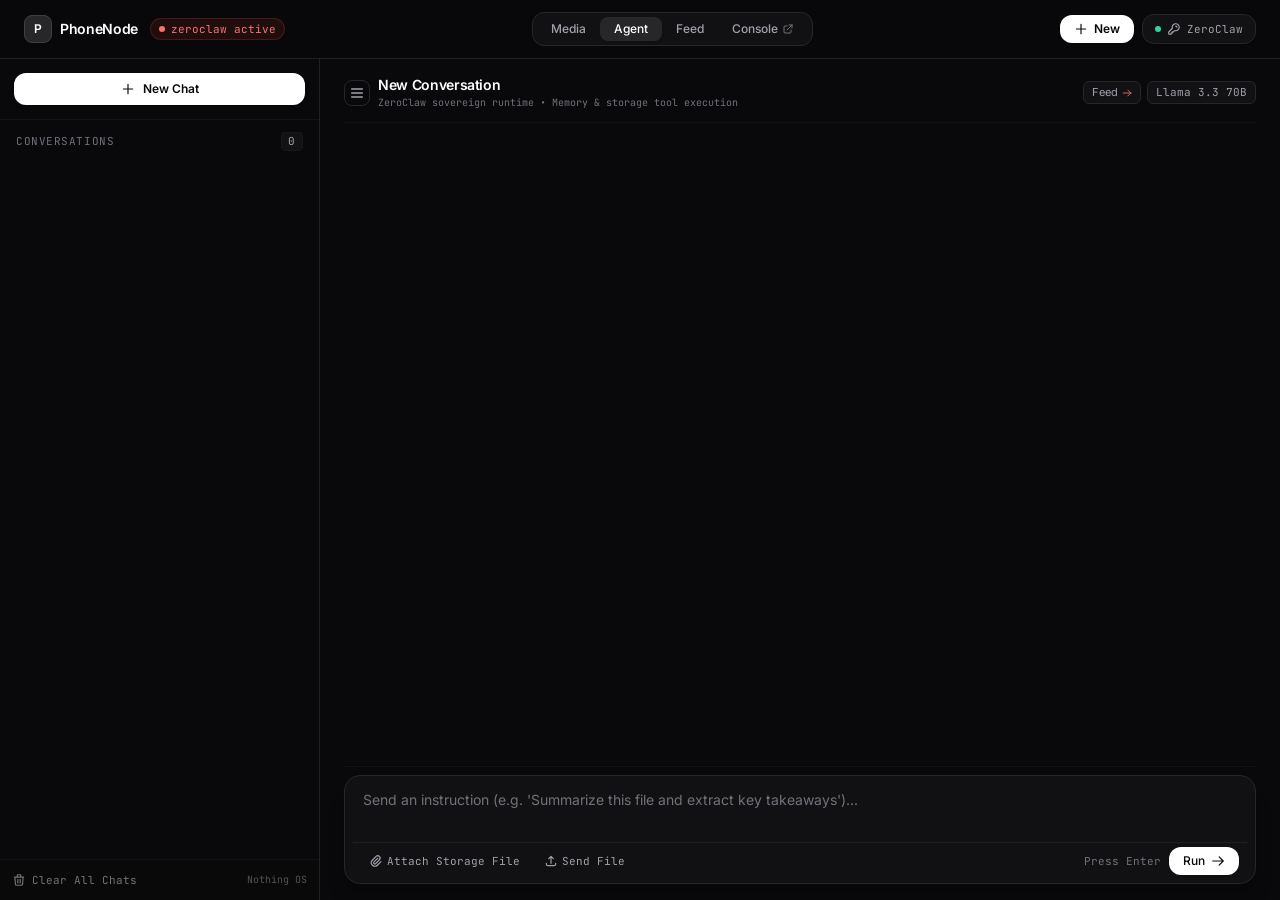
<file: web/agent.html>
<!DOCTYPE html>
<html lang="en" class="dark">
<head>
  <meta charset="UTF-8">
  <meta name="viewport" content="width=device-width, initial-scale=1.0, maximum-scale=1.0, user-scalable=no, viewport-fit=cover">
  <title>PhoneNode // ZeroClaw Agent</title>
  <link rel="stylesheet" href="./css/style.css">
  <script src="./js/tailwind.min.js"></script>
  <link rel="preconnect" href="https://fonts.googleapis.com">
  <link rel="preconnect" href="https://fonts.gstatic.com" crossorigin>
  <link href="https://fonts.googleapis.com/css2?family=Inter:wght@300;400;500;600;700&family=JetBrains+Mono:wght@400;500&display=swap" rel="stylesheet">
  <script src="./js/marked.min.js"></script>
  <script src="./js/config.js"></script>
  <script>
    tailwind.config = {
      darkMode: 'class',
      theme: {
        extend: {
          fontFamily: {
            sans: ['Inter', '-apple-system', 'BlinkMacSystemFont', 'sans-serif'],
            mono: ['JetBrains Mono', 'monospace'],
          },
          colors: {
            zinc: {
              950: '#09090b',
              900: '#121215',
              850: '#18181b',
              800: '#27272a',
            }
          }
        }
      }
    }
  </script>
  <style>
    body {
      background-color: #09090b;
      color: #f4f4f5;
      font-family: 'Inter', sans-serif;
    }
    .custom-scroll::-webkit-scrollbar {
      width: 4px;
      height: 4px;
    }
    .custom-scroll::-webkit-scrollbar-track {
      background: transparent;
    }
    .custom-scroll::-webkit-scrollbar-thumb {
      background: #27272a;
      border-radius: 4px;
    }
    /* Mobile safe area spacing */
    .pb-safe {
      padding-bottom: env(safe-area-inset-bottom, 8px);
    }
  </style>
</head>
<body class="h-[100dvh] min-h-[100dvh] max-h-[100dvh] flex flex-col custom-scroll antialiased selection:bg-zinc-700 selection:text-white bg-[#09090b] overflow-hidden">

  <!-- Responsive Header: Mobile Two-Tier & Desktop Single-Row -->
  <header class="flex-none bg-zinc-950/95 backdrop-blur-md border-b border-zinc-800/80 px-3 sm:px-6 py-2.5 sm:py-3 z-30">
    <div class="max-w-7xl mx-auto flex flex-col gap-2">
      
      <!-- Top Row: Brand & Main Actions -->
      <div class="flex items-center justify-between gap-2">
        
        <!-- Brand & Chats Toggle -->
        <div class="flex items-center gap-2 sm:gap-3">
          <button id="sidebarToggleBtn" onclick="toggleSidebar()" class="md:hidden text-zinc-300 hover:text-white p-1.5 rounded-xl hover:bg-zinc-900 border border-zinc-800 transition active:scale-95 flex items-center justify-center" title="Open Chats Drawer">
            <svg class="w-4 h-4" fill="none" stroke="currentColor" viewBox="0 0 24 24"><path stroke-linecap="round" stroke-linejoin="round" stroke-width="2" d="M4 6h16M4 12h16M4 18h16"/></svg>
          </button>
          <a href="./index.html" class="flex items-center gap-2">
            <div class="w-7 h-7 rounded-lg bg-zinc-800 border border-zinc-700 flex items-center justify-center text-xs font-semibold text-white shadow-sm">
              P
            </div>
            <span class="font-semibold tracking-tight text-white text-sm">PhoneNode</span>
          </a>
          <span class="hidden sm:inline-flex items-center gap-1.5 text-[11px] px-2 py-0.5 rounded-full bg-red-500/10 text-red-400 border border-red-500/20 font-mono">
            <span class="w-1.5 h-1.5 rounded-full bg-red-400 animate-pulse"></span>
            zeroclaw active
          </span>
        </div>

        <!-- Desktop Nav Tabs (Hidden on mobile, displayed cleanly in center on desktop) -->
        <nav class="hidden md:flex items-center bg-zinc-900/90 p-1 rounded-xl border border-zinc-800 text-xs font-medium">
          <a href="./index.html" class="px-3.5 py-1 rounded-lg text-zinc-400 hover:text-white transition">Media</a>
          <a href="./agent.html" class="px-3.5 py-1 rounded-lg bg-zinc-800 text-white shadow-sm transition">Agent</a>
          <a href="./feed.html" class="px-3.5 py-1 rounded-lg text-zinc-400 hover:text-white transition">Feed</a>
          <a href="./phone.html" target="_blank" class="px-3.5 py-1 rounded-lg text-zinc-400 hover:text-white transition flex items-center gap-1">
            <span>Console</span>
            <svg class="w-3 h-3 text-zinc-500" fill="none" stroke="currentColor" viewBox="0 0 24 24"><path stroke-linecap="round" stroke-linejoin="round" stroke-width="2" d="M10 6H6a2 2 0 00-2 2v10a2 2 0 002 2h10a2 2 0 002-2v-4M14 4h6m0 0v6m0-6L10 14"/></svg>
          </a>
        </nav>

        <!-- Right: + New Chat & API Key -->
        <div class="flex items-center gap-1.5 sm:gap-2">
          <button onclick="createNewChat()" class="bg-white hover:bg-zinc-200 active:scale-95 text-zinc-950 font-medium px-2.5 sm:px-3.5 py-1.5 rounded-xl transition flex items-center gap-1.5 text-xs shadow-sm" title="Start a fresh conversation">
            <svg class="w-3.5 h-3.5" fill="none" stroke="currentColor" viewBox="0 0 24 24"><path stroke-linecap="round" stroke-linejoin="round" stroke-width="2" d="M12 4v16m8-8H4"/></svg>
            <span class="font-semibold">New</span>
          </button>
          <button onclick="openKeyModal()" class="text-xs text-zinc-400 hover:text-white px-2.5 sm:px-3 py-1.5 rounded-xl bg-zinc-900 border border-zinc-800 hover:border-zinc-700 transition flex items-center gap-1.5 shadow-sm" title="ZeroClaw API Key Settings">
            <span class="w-1.5 h-1.5 rounded-full bg-emerald-400 animate-pulse"></span>
            <svg class="w-3.5 h-3.5 text-zinc-400" fill="none" stroke="currentColor" viewBox="0 0 24 24"><path stroke-linecap="round" stroke-linejoin="round" stroke-width="2" d="M15 7a2 2 0 012 2m4 0a6 6 0 01-7.743 5.743L11 17H9v2H7v2H4a1 1 0 01-1-1v-2.586a1 1 0 01.293-.707l5.964-5.964A6 6 0 1121 9z"/></svg>
            <span id="keyLabel" class="hidden sm:inline font-mono text-[11px]">ZeroClaw</span>
          </button>
        </div>

      </div>

      <!-- Mobile Sub-Bar: Full-Width 4-Segment Navigation (Visible on mobile only) -->
      <nav class="md:hidden grid grid-cols-4 gap-1 bg-zinc-900/90 p-1 rounded-xl border border-zinc-800 text-xs font-medium text-center">
        <a href="./index.html" class="py-1 rounded-lg text-zinc-400 hover:text-white transition">Media</a>
        <a href="./agent.html" class="py-1 rounded-lg bg-zinc-800 text-white font-medium shadow-sm transition">Agent</a>
        <a href="./feed.html" class="py-1 rounded-lg text-zinc-400 hover:text-white transition">Feed</a>
        <a href="./phone.html" target="_blank" class="py-1 rounded-lg text-zinc-400 hover:text-white transition flex items-center justify-center gap-0.5">
          <span>Console</span>
          <svg class="w-2.5 h-2.5 text-zinc-500" fill="none" stroke="currentColor" viewBox="0 0 24 24"><path stroke-linecap="round" stroke-linejoin="round" stroke-width="2" d="M10 6H6a2 2 0 00-2 2v10a2 2 0 002 2h10a2 2 0 002-2v-4M14 4h6m0 0v6m0-6L10 14"/></svg>
        </a>
      </nav>

    </div>
  </header>

  <!-- Agent Main Layout: Sidebar + Chat Feed -->
  <div class="flex-1 flex max-w-7xl w-full mx-auto overflow-hidden relative min-h-0">

    <!-- Mobile Sidebar Backdrop -->
    <div id="sidebarBackdrop" onclick="toggleSidebar()" class="fixed inset-0 bg-black/70 backdrop-blur-sm z-40 hidden md:hidden"></div>

    <!-- Conversations Sidebar Drawer -->
    <aside id="chatSidebar" class="w-72 sm:w-80 max-w-[85vw] bg-zinc-950 md:bg-transparent border-r border-zinc-800/80 flex flex-col transition-transform duration-200 z-50 fixed md:static inset-y-0 left-0 -translate-x-full md:translate-x-0 h-full">
      
      <!-- Top Action: + New Chat Button & Close for mobile -->
      <div class="p-3 sm:p-3.5 border-b border-zinc-900 flex items-center justify-between gap-2">
        <button onclick="createNewChat()" class="flex-1 bg-white hover:bg-zinc-200 active:scale-95 text-zinc-950 font-medium px-3.5 py-2 rounded-xl transition flex items-center justify-center gap-2 text-xs shadow-md">
          <svg class="w-3.5 h-3.5" fill="none" stroke="currentColor" viewBox="0 0 24 24"><path stroke-linecap="round" stroke-linejoin="round" stroke-width="2" d="M12 4v16m8-8H4"/></svg>
          <span class="font-semibold">New Chat</span>
        </button>
        <button onclick="toggleSidebar()" class="md:hidden text-zinc-400 hover:text-white p-2 rounded-xl hover:bg-zinc-900 border border-zinc-800 transition active:scale-95" title="Close Sidebar">
          <svg class="w-4 h-4" fill="none" stroke="currentColor" viewBox="0 0 24 24"><path stroke-linecap="round" stroke-linejoin="round" stroke-width="2" d="M6 18L18 6M6 6l12 12"/></svg>
        </button>
      </div>

      <!-- Conversations Header -->
      <div class="px-4 pt-3 pb-1.5 flex items-center justify-between text-[11px] font-mono uppercase tracking-wider text-zinc-500">
        <span>Conversations</span>
        <span id="sessionCountBadge" class="text-zinc-400 bg-zinc-900 px-1.5 py-0.2 rounded border border-zinc-850">0</span>
      </div>

      <!-- Conversations List Container -->
      <div id="sessionsListContainer" class="flex-1 overflow-y-auto px-2 space-y-1 custom-scroll py-1 min-h-0">
        <!-- Rendered by JS -->
      </div>

      <!-- Sidebar Footer -->
      <div class="p-3 border-t border-zinc-900 flex items-center justify-between text-xs text-zinc-500 bg-zinc-950/80">
        <button onclick="clearAllChats()" class="hover:text-red-400 transition font-mono text-[11px] flex items-center gap-1.5" title="Clear all conversation sessions">
          <svg class="w-3.5 h-3.5" fill="none" stroke="currentColor" viewBox="0 0 24 24"><path stroke-linecap="round" stroke-linejoin="round" stroke-width="2" d="M19 7l-.867 12.142A2 2 0 0116.138 21H7.862a2 2 0 01-1.995-1.858L5 7m5 4v6m4-6v6m1-10V4a1 1 0 00-1-1h-4a1 1 0 00-1 1v3M4 7h16"/></svg>
          <span>Clear All Chats</span>
        </button>
        <span class="text-[10px] font-mono text-zinc-600">Nothing OS</span>
      </div>

    </aside>

    <!-- Main Chat Workspace -->
    <main class="flex-1 flex flex-col justify-between px-3 sm:px-6 py-2.5 sm:py-4 overflow-hidden h-full min-h-0">

      <!-- Top Active Chat Header Strip -->
      <div class="flex-none mb-2 sm:mb-3 flex items-center justify-between pb-2 sm:pb-3 border-b border-zinc-900/90 gap-2">
        <div class="flex items-center gap-2 truncate min-w-0">
          <button onclick="toggleSidebar()" class="hidden md:inline-flex text-zinc-400 hover:text-white p-1 rounded-lg hover:bg-zinc-900 border border-zinc-800 transition" title="Toggle Sidebar">
            <svg class="w-4 h-4" fill="none" stroke="currentColor" viewBox="0 0 24 24"><path stroke-linecap="round" stroke-linejoin="round" stroke-width="2" d="M4 6h16M4 12h16M4 18h16"/></svg>
          </button>
          <div class="truncate">
            <h1 id="currentChatTitle" class="text-xs sm:text-sm font-semibold text-white tracking-tight truncate">
              New Conversation
            </h1>
            <p class="text-[10px] text-zinc-500 font-mono hidden sm:block truncate">ZeroClaw sovereign runtime • Memory & storage tool execution</p>
          </div>
        </div>

        <div class="flex-none flex items-center gap-1.5">
          <a href="./feed.html" class="text-[11px] text-zinc-400 hover:text-white bg-zinc-900 hover:bg-zinc-850 px-2 py-0.5 rounded-md border border-zinc-800 transition hidden sm:flex items-center gap-1">
            <span>Feed</span>
            <svg class="w-2.5 h-2.5 text-red-400" fill="none" stroke="currentColor" viewBox="0 0 24 24"><path stroke-linecap="round" stroke-linejoin="round" stroke-width="2" d="M14 5l7 7m0 0l-7 7m7-7H3"/></svg>
          </a>
          <span class="text-[10px] sm:text-[11px] font-mono text-zinc-400 bg-zinc-900 px-2 py-0.5 rounded-md border border-zinc-800">Llama 3.3 70B</span>
        </div>
      </div>

      <!-- Activity & Mission Feed Container -->
      <div id="chatFeed" class="flex-1 overflow-y-auto space-y-4 sm:space-y-5 pb-3 sm:pb-4 pr-0.5 custom-scroll min-h-0">
        <!-- Welcome state or messages will be rendered here -->
      </div>

      <!-- Bottom Input Box Area -->
      <div class="flex-none pt-2 border-t border-zinc-900 pb-safe">
        
        <!-- Attached Media / Document Chips Container -->
        <div id="attachedChips" class="flex flex-wrap items-center gap-1.5 mb-2 hidden">
          <!-- Injected by JS -->
        </div>

        <div class="relative bg-zinc-900/95 border border-zinc-800 focus-within:border-zinc-600 rounded-2xl p-1.5 sm:p-2 transition shadow-xl">
          <textarea id="promptInput" rows="2" placeholder="Send an instruction (e.g. 'Summarize this file and extract key takeaways')..." class="w-full bg-transparent text-xs sm:text-sm text-white placeholder-zinc-500 px-2.5 py-1.5 outline-none resize-none font-sans custom-scroll"></textarea>
          
          <div class="flex items-center justify-between pt-1 px-1.5 sm:px-2 border-t border-zinc-800/60 text-xs">
            
            <!-- Attachment and Upload Actions -->
            <div class="flex items-center gap-1 sm:gap-2">
              <button onclick="openMediaModal()" class="text-zinc-400 hover:text-white hover:bg-zinc-800 px-2 py-1 rounded-lg transition flex items-center gap-1 font-mono text-[11px]" title="Attach existing file from sovereign storage">
                <svg class="w-3.5 h-3.5 text-zinc-400" fill="none" stroke="currentColor" viewBox="0 0 24 24"><path stroke-linecap="round" stroke-linejoin="round" stroke-width="2" d="M15.172 7l-6.586 6.586a2 2 0 102.828 2.828l6.414-6.586a4 4 0 00-5.656-5.656l-6.415 6.585a6 6 0 108.486 8.486L20.5 13"/></svg>
                <span class="hidden sm:inline">Attach Storage File</span>
                <span class="sm:hidden">Attach</span>
              </button>

              <label class="cursor-pointer text-zinc-400 hover:text-white hover:bg-zinc-800 px-2 py-1 rounded-lg transition flex items-center gap-1 font-mono text-[11px]" title="Upload file directly to PhoneNode & agent">
                <svg class="w-3.5 h-3.5 text-zinc-400" fill="none" stroke="currentColor" viewBox="0 0 24 24"><path stroke-linecap="round" stroke-linejoin="round" stroke-width="2" d="M4 16v1a3 3 0 003 3h10a3 3 0 003-3v-1m-4-8l-4-4m0 0L8 8m4-4v12"/></svg>
                <span id="uploadBtnText" class="hidden sm:inline">Send File</span>
                <span id="uploadBtnTextMobile" class="sm:hidden">Upload</span>
                <input type="file" id="agentFileUpload" class="hidden" onchange="uploadDirectToAgent(event)">
              </label>
            </div>

            <!-- Run Button -->
            <div class="flex items-center gap-2">
              <span class="text-[11px] text-zinc-500 font-mono hidden sm:inline">Press Enter</span>
              <button id="sendBtn" onclick="sendMission()" class="bg-white hover:bg-zinc-200 active:scale-95 text-zinc-950 font-medium px-3 sm:px-3.5 py-1.5 rounded-xl transition flex items-center gap-1.5 shadow text-xs">
                <span>Run</span>
                <svg id="sendIcon" class="w-3.5 h-3.5" fill="none" stroke="currentColor" viewBox="0 0 24 24"><path stroke-linecap="round" stroke-linejoin="round" stroke-width="2" d="M14 5l7 7m0 0l-7 7m7-7H3"/></svg>
              </button>
            </div>

          </div>
        </div>
      </div>

    </main>

  </div>

  <!-- Attach NAS Media / File Modal -->
  <div id="mediaModal" class="fixed inset-0 bg-black/80 backdrop-blur-md z-50 hidden flex items-center justify-center p-3 sm:p-4">
    <div class="bg-zinc-900 border border-zinc-800 rounded-2xl max-w-lg w-full p-4 sm:p-6 shadow-2xl flex flex-col max-h-[85vh]">
      <div class="flex items-center justify-between pb-3 border-b border-zinc-800 mb-3">
        <div>
          <h3 class="text-sm font-semibold text-white">Select File from Storage</h3>
          <p class="text-xs text-zinc-400 mt-0.5">Attach documents or media directly into ZeroClaw's context.</p>
        </div>
        <button onclick="closeMediaModal()" class="text-zinc-500 hover:text-white text-base p-1">✕</button>
      </div>

      <input type="text" id="mediaSearchInput" oninput="filterStorageFiles()" placeholder="Search files (e.g. 'quarterly', 'thermal', 'mp4')..." class="w-full bg-zinc-950 border border-zinc-800 focus:border-zinc-600 rounded-xl px-3 py-2 text-xs text-white outline-none mb-3 font-mono">

      <div id="mediaFilesList" class="flex-1 overflow-y-auto space-y-1.5 pr-1 custom-scroll min-h-[180px]">
        <!-- Rendered by JS -->
      </div>

      <div class="pt-3 border-t border-zinc-800 flex justify-end">
        <button onclick="closeMediaModal()" class="px-3.5 py-1.5 rounded-lg bg-zinc-800 hover:bg-zinc-700 text-xs text-zinc-300 font-medium">Done</button>
      </div>
    </div>
  </div>

  <!-- Key Config Modal -->
  <div id="keyModal" class="fixed inset-0 bg-black/80 backdrop-blur-md z-50 hidden flex items-center justify-center p-4">
    <div class="bg-zinc-900 border border-zinc-800 rounded-2xl max-w-md w-full p-5 sm:p-6 shadow-2xl">
      <div class="flex items-center justify-between mb-3">
        <h3 class="text-sm font-semibold text-white">ZeroClaw / OpenRouter API Key</h3>
        <button onclick="closeKeyModal()" class="text-zinc-500 hover:text-white p-1">✕</button>
      </div>
      <p class="text-xs text-zinc-400 mb-4 leading-relaxed">
        PhoneNode operates ZeroClaw with OpenRouter (<code class="text-zinc-300">meta-llama/llama-3.3-70b-instruct</code>) with automatic fallback failover to execute sovereign tool calls.
      </p>
      <input type="password" id="groqInput" placeholder="sk-or-v1-..." class="w-full bg-zinc-950 border border-zinc-800 focus:border-zinc-600 rounded-xl px-3 py-2 text-xs text-white font-mono outline-none mb-4">
      <div class="flex items-center justify-end gap-2 text-xs">
        <button onclick="closeKeyModal()" class="px-3 py-1.5 rounded-lg bg-zinc-800 text-zinc-300">Cancel</button>
        <button onclick="saveKey()" class="px-3.5 py-1.5 rounded-lg bg-white text-zinc-950 font-medium">Save</button>
      </div>
    </div>
  </div>

  <!-- Client Script -->
  <script>
    let currentSessionId = null;
    let sessionsList = [];
    let attachedFiles = [];
    let availableStorageFiles = [];

    function toggleSidebar() {
      const sidebar = document.getElementById('chatSidebar');
      const backdrop = document.getElementById('sidebarBackdrop');
      const isOpen = !sidebar.classList.contains('-translate-x-full');
      if (isOpen) {
        sidebar.classList.add('-translate-x-full');
        backdrop.classList.add('hidden');
      } else {
        sidebar.classList.remove('-translate-x-full');
        backdrop.classList.remove('hidden');
      }
    }

    function setPrompt(text) {
      document.getElementById('promptInput').value = text;
      document.getElementById('promptInput').focus();
    }

    function getWelcomeHtml() {
      return `
        <div id="welcomeState" class="py-6 sm:py-10 flex flex-col items-center justify-center text-center">
          <div class="w-11 h-11 sm:w-12 sm:h-12 rounded-2xl bg-zinc-900 border border-zinc-800 flex items-center justify-center text-red-400 mb-3 sm:mb-4 shadow-sm">
            <svg class="w-5 h-5 sm:w-6 sm:h-6" fill="none" stroke="currentColor" viewBox="0 0 24 24"><path stroke-linecap="round" stroke-linejoin="round" stroke-width="1.5" d="M13 10V3L4 14h7v7l9-11h-7z"/></svg>
          </div>
          <h3 class="text-xs sm:text-sm font-medium text-white mb-1">ZeroClaw Autonomous Agent Ready</h3>
          <p class="text-[11px] sm:text-xs text-zinc-400 max-w-sm mb-4 sm:mb-6">ZeroClaw directly inspects files, retains conversation memory, and writes reports into sovereign storage.</p>

          <!-- Quick Prompt Chips -->
          <div class="grid grid-cols-1 sm:grid-cols-2 gap-2 max-w-xl w-full">
            <button onclick="setPrompt('Read quarterly_report.txt and draft a 3-bullet executive brief in executive_brief.md')" class="w-full text-left text-xs bg-zinc-900 hover:bg-zinc-850 hover:border-zinc-700 text-zinc-300 p-2.5 sm:p-3 rounded-xl border border-zinc-800 transition active:scale-[0.99]">
              <span class="font-medium text-white block">📊 Summarize quarterly report</span>
              <span class="text-[10px] sm:text-[11px] text-zinc-500 font-mono">Reads report → writes executive_brief.md</span>
            </button>
            <button onclick="setPrompt('Analyze project_specs.md and summarize hardware advantages in specs_summary.md')" class="w-full text-left text-xs bg-zinc-900 hover:bg-zinc-850 hover:border-zinc-700 text-zinc-300 p-2.5 sm:p-3 rounded-xl border border-zinc-800 transition active:scale-[0.99]">
              <span class="font-medium text-white block">⚡ Analyze hardware specs</span>
              <span class="text-[10px] sm:text-[11px] text-zinc-500 font-mono">Snapdragon 8+ Gen 1 & power draw</span>
            </button>
            <button onclick="setPrompt('Read annual_energy_savings_audit.md and summarize cost savings vs traditional x86 NAS in energy_summary.md')" class="w-full text-left text-xs bg-zinc-900 hover:bg-zinc-850 hover:border-zinc-700 text-zinc-300 p-2.5 sm:p-3 rounded-xl border border-zinc-800 transition active:scale-[0.99]">
              <span class="font-medium text-white block">🌱 Audit energy savings</span>
              <span class="text-[10px] sm:text-[11px] text-zinc-500 font-mono">3.8W PhoneNode vs 48W x86 NAS</span>
            </button>
            <button onclick="setPrompt('Inspect snapdragon8_thermal_benchmark.csv and summarize thermal throttling metrics in thermal_report.md')" class="w-full text-left text-xs bg-zinc-900 hover:bg-zinc-850 hover:border-zinc-700 text-zinc-300 p-2.5 sm:p-3 rounded-xl border border-zinc-800 transition active:scale-[0.99]">
              <span class="font-medium text-white block">🌡️ Inspect thermal sensor logs</span>
              <span class="text-[10px] sm:text-[11px] text-zinc-500 font-mono">Parse CSV telemetry & write report</span>
            </button>
          </div>
        </div>
      `;
    }

    // Attached files management
    function renderAttachedChips() {
      const container = document.getElementById('attachedChips');
      if (attachedFiles.length === 0) {
        container.classList.add('hidden');
        container.innerHTML = '';
        return;
      }
      container.classList.remove('hidden');
      container.innerHTML = attachedFiles.map(file => `
        <span class="inline-flex items-center gap-1.5 bg-zinc-900 border border-zinc-700/80 text-zinc-200 text-xs px-2.5 py-1 rounded-lg font-mono shadow-sm">
          <span class="text-red-400">📎</span>
          <span class="truncate max-w-[200px]">${file}</span>
          <button onclick="removeAttachedFile('${file}')" class="text-zinc-500 hover:text-white ml-0.5 p-0.5">✕</button>
        </span>
      `).join('');
    }

    function attachFile(filename) {
      if (!attachedFiles.includes(filename)) {
        attachedFiles.push(filename);
        renderAttachedChips();
      }
      closeMediaModal();
    }

    function removeAttachedFile(filename) {
      attachedFiles = attachedFiles.filter(f => f !== filename);
      renderAttachedChips();
    }

    // Modal for selecting existing media/files
    async function openMediaModal() {
      document.getElementById('mediaModal').classList.remove('hidden');
      if (availableStorageFiles.length === 0) {
        try {
          const res = await fetch(apiUrl('/api/files');
          const data = await res.json();
          availableStorageFiles = data.files || [];
        } catch (e) {}
      }
      filterStorageFiles();
    }

    function closeMediaModal() {
      document.getElementById('mediaModal').classList.add('hidden');
    }

    function filterStorageFiles() {
      const query = (document.getElementById('mediaSearchInput').value || '').toLowerCase();
      const container = document.getElementById('mediaFilesList');
      const filtered = availableStorageFiles.filter(f => f.name.toLowerCase().includes(query) || (f.folder && f.folder.toLowerCase().includes(query)));

      if (filtered.length === 0) {
        container.innerHTML = '<div class="text-xs text-zinc-500 py-6 text-center font-mono">No matching files found.</div>';
        return;
      }

      container.innerHTML = filtered.map(f => `
        <div onclick="attachFile('${f.rel_path}')" class="cursor-pointer bg-zinc-950 hover:bg-zinc-800 p-2.5 rounded-xl border border-zinc-850 hover:border-zinc-700 transition flex items-center justify-between gap-2 active:scale-[0.99]">
          <div class="flex items-center gap-2 overflow-hidden min-w-0">
            <span class="text-base flex-shrink-0">${f.is_video ? '🎥' : (f.is_image ? '🖼️' : '📄')}</span>
            <div class="truncate min-w-0">
              <span class="text-xs font-medium text-white block truncate">${f.name}</span>
              <span class="text-[10px] text-zinc-500 font-mono">${f.folder} • ${f.size_formatted}</span>
            </div>
          </div>
          <button class="text-[11px] font-mono text-zinc-400 hover:text-white px-2 py-0.5 rounded bg-zinc-900 border border-zinc-800 flex-shrink-0">
            Attach
          </button>
        </div>
      `).join('');
    }

    // Upload directly to agent storage
    async function uploadDirectToAgent(event) {
      const file = event.target.files[0];
      if (!file) return;

      const uploadText = document.getElementById('uploadBtnText');
      const uploadTextMobile = document.getElementById('uploadBtnTextMobile');
      if (uploadText) uploadText.innerText = 'Uploading...';
      if (uploadTextMobile) uploadTextMobile.innerText = 'Uploading...';

      const formData = new FormData();
      formData.append('file', file);

      try {
        const res = await fetch(apiUrl('/api/agent/upload', {
          method: 'POST',
          body: formData
        });
        const data = await res.json();
        if (data.success) {
          attachFile(data.relative_path);
          const promptInput = document.getElementById('promptInput');
          if (!promptInput.value) {
            promptInput.value = `Analyze and summarize ${data.filename}`;
          }
        }
      } catch (e) {
        alert('File upload failed.');
      } finally {
        if (uploadText) uploadText.innerText = 'Send File';
        if (uploadTextMobile) uploadTextMobile.innerText = 'Upload';
        event.target.value = '';
      }
    }

    // Format relative time helper
    function formatTime(isoStr) {
      if (!isoStr) return '';
      try {
        const d = new Date(isoStr);
        return d.toLocaleTimeString([], { hour: '2-digit', minute: '2-digit' });
      } catch (e) {
        return '';
      }
    }

    // Render Sessions Sidebar
    function renderSessionsSidebar() {
      const container = document.getElementById('sessionsListContainer');
      const badge = document.getElementById('sessionCountBadge');
      badge.innerText = sessionsList.length;

      if (sessionsList.length === 0) {
        container.innerHTML = `
          <div class="text-center py-8 px-3 text-xs text-zinc-600 font-mono">
            No past conversations yet.<br>Tap <span class="text-zinc-400 font-semibold">+ New Chat</span> to start.
          </div>
        `;
        return;
      }

      container.innerHTML = sessionsList.map(s => {
        const isActive = s.id === currentSessionId;
        const activeClass = isActive 
          ? 'bg-zinc-850 text-white border-zinc-700/80 shadow-sm' 
          : 'text-zinc-400 hover:text-zinc-200 hover:bg-zinc-900 border-transparent';
        const timeStr = formatTime(s.updated_at);

        return `
          <div onclick="selectSession('${s.id}')" class="group cursor-pointer rounded-xl p-2.5 sm:p-3 border transition flex items-center justify-between gap-2 active:scale-[0.99] ${activeClass}">
            <div class="truncate flex-1 min-w-0">
              <span class="text-xs font-medium block truncate ${isActive ? 'text-white' : 'text-zinc-300'}">${s.title || 'Conversation'}</span>
              <div class="flex items-center gap-1.5 text-[10px] text-zinc-500 font-mono mt-0.5">
                <span>${s.message_count || 0} msgs</span>
                ${timeStr ? `<span>•</span><span>${timeStr}</span>` : ''}
              </div>
            </div>
            <button onclick="deleteSession('${s.id}', event)" class="opacity-60 md:opacity-0 group-hover:opacity-100 text-zinc-500 hover:text-red-400 p-1.5 rounded-lg hover:bg-zinc-800 transition active:scale-95 flex-shrink-0" title="Delete conversation">
              <svg class="w-3.5 h-3.5" fill="none" stroke="currentColor" viewBox="0 0 24 24"><path stroke-linecap="round" stroke-linejoin="round" stroke-width="2" d="M19 7l-.867 12.142A2 2 0 0116.138 21H7.862a2 2 0 01-1.995-1.858L5 7m5 4v6m4-6v6m1-10V4a1 1 0 00-1-1h-4a1 1 0 00-1 1v3M4 7h16"/></svg>
            </button>
          </div>
        `;
      }).join('');
    }

    // Load Sessions from Server
    async function loadSessionsList(selectFirst = false) {
      try {
        const res = await fetch(apiUrl('/api/agent/sessions');
        const data = await res.json();
        sessionsList = data.sessions || [];
        renderSessionsSidebar();

        if (selectFirst && sessionsList.length > 0 && !currentSessionId) {
          selectSession(sessionsList[0].id);
        } else if (!currentSessionId) {
          createNewChat();
        }
      } catch (e) {
        console.error('Failed to load sessions:', e);
      }
    }

    // Select an Existing Session
    async function selectSession(sessionId) {
      currentSessionId = sessionId;
      renderSessionsSidebar();

      // Close mobile drawer if open
      const sidebar = document.getElementById('chatSidebar');
      const backdrop = document.getElementById('sidebarBackdrop');
      if (!sidebar.classList.contains('-translate-x-full')) {
        sidebar.classList.add('-translate-x-full');
        backdrop.classList.add('hidden');
      }

      try {
        const res = await fetch(`/api/agent/sessions/${sessionId}`);
        if (!res.ok) throw new Error('Session not found');
        const data = await res.json();
        const session = data.session || {};
        
        document.getElementById('currentChatTitle').innerText = session.title || 'Conversation';
        renderMessages(session.messages || []);
      } catch (e) {
        console.error('Failed to load session:', e);
      }
    }

    // Create New Chat (Reset State)
    function createNewChat() {
      currentSessionId = null;
      document.getElementById('currentChatTitle').innerText = 'New Conversation';
      renderSessionsSidebar();

      const feed = document.getElementById('chatFeed');
      feed.innerHTML = getWelcomeHtml();

      attachedFiles = [];
      renderAttachedChips();
      document.getElementById('promptInput').value = '';
      document.getElementById('promptInput').focus();

      // Close mobile drawer if open
      const sidebar = document.getElementById('chatSidebar');
      const backdrop = document.getElementById('sidebarBackdrop');
      if (!sidebar.classList.contains('-translate-x-full')) {
        sidebar.classList.add('-translate-x-full');
        backdrop.classList.add('hidden');
      }
    }

    // Delete a Specific Session
    async function deleteSession(sessionId, event) {
      if (event) event.stopPropagation();
      if (!confirm('Delete this conversation?')) return;

      try {
        const res = await fetch(`/api/agent/sessions/${sessionId}`, { method: 'DELETE' });
        if (res.ok) {
          sessionsList = sessionsList.filter(s => s.id !== sessionId);
          if (currentSessionId === sessionId) {
            createNewChat();
          } else {
            renderSessionsSidebar();
          }
        }
      } catch (e) {
        console.error('Failed to delete session:', e);
      }
    }

    // Clear All Chats
    async function clearAllChats() {
      if (!confirm('Clear all conversation sessions? This cannot be undone.')) return;
      try {
        await fetch(apiUrl('/api/agent/history/clear', { method: 'POST' });
        sessionsList = [];
        createNewChat();
      } catch (e) {
        console.error('Failed to clear sessions:', e);
      }
    }

    // Render Message List in Feed
    function renderMessages(messages) {
      const feed = document.getElementById('chatFeed');
      feed.innerHTML = '';

      if (!messages || messages.length === 0) {
        feed.innerHTML = getWelcomeHtml();
        return;
      }

      messages.forEach(msg => {
        if (msg.role === 'user') {
          let chipsHtml = '';
          if (msg.attached_files && msg.attached_files.length > 0) {
            chipsHtml = `
              <div class="flex flex-wrap gap-1 mb-1.5">
                ${msg.attached_files.map(f => `<span class="text-[10px] bg-zinc-900 border border-zinc-700 px-2 py-0.5 rounded-md font-mono text-zinc-300">📎 ${f}</span>`).join('')}
              </div>
            `;
          }
          const bubble = document.createElement('div');
          bubble.className = 'flex justify-end';
          bubble.innerHTML = `
            <div class="bg-zinc-800 text-white text-xs sm:text-sm px-3.5 sm:px-4 py-2 sm:py-2.5 rounded-2xl rounded-tr-sm max-w-[88%] sm:max-w-xl shadow-sm break-words">
              ${chipsHtml}
              ${msg.content}
            </div>
          `;
          feed.appendChild(bubble);
        } else if (msg.role === 'assistant') {
          let stepsHtml = '';
          if (msg.steps && msg.steps.length > 0) {
            stepsHtml = '<div class="flex flex-wrap gap-1.5 my-1">';
            msg.steps.forEach(s => {
              let label = s.tool;
              if (s.tool === 'read_file') label = `Read ${s.args ? s.args.filename : ''}`;
              else if (s.tool === 'write_file') label = `Wrote ${s.args ? s.args.filename : ''}`;
              else if (s.tool === 'list_files') label = 'Listed storage';

              stepsHtml += `
                <span class="inline-flex items-center gap-1 text-[10px] sm:text-[11px] font-mono bg-zinc-900 border border-zinc-800 text-zinc-300 px-2 py-0.5 rounded-md">
                  <span class="text-emerald-400">✓</span> ${label}
                </span>
              `;
            });
            stepsHtml += '</div>';
          }

          const answerParsed = marked.parse(msg.content || '');
          const tel = msg.telemetry || {};
          const bubble = document.createElement('div');
          bubble.className = 'flex flex-col gap-2 max-w-[96%] sm:max-w-2xl';
          bubble.innerHTML = `
            ${stepsHtml}
            <div class="bg-zinc-900 border border-zinc-800 rounded-2xl rounded-tl-sm p-3.5 sm:p-4 text-xs sm:text-sm text-zinc-200 leading-relaxed prose prose-invert prose-xs max-w-none break-words">
              ${answerParsed}
            </div>
            <div class="text-[10px] font-mono text-zinc-500 pl-1 flex flex-wrap items-center gap-1.5 sm:gap-2">
              <span class="text-red-400 font-semibold">${tel.engine || 'ZeroClaw'}</span>
              <span>•</span>
              <span>${tel.duration_seconds || '1.4'}s</span>
              <span>•</span>
              <span>${tel.tokens_per_sec || '380'} tok/s</span>
              <span>•</span>
              <span class="truncate max-w-[160px] sm:max-w-none">${tel.model || 'Llama 3.3 70B'}</span>
            </div>
          `;
          feed.appendChild(bubble);
        }
      });

      feed.scrollTop = feed.scrollHeight;
    }

    // Send Mission Instruction
    async function sendMission() {
      const input = document.getElementById('promptInput');
      const prompt = input.value.trim();
      if (!prompt && attachedFiles.length === 0) return;

      const actualPrompt = prompt || `Analyze attached files: ${attachedFiles.join(', ')}`;

      const welcomeState = document.getElementById('welcomeState');
      if (welcomeState) welcomeState.remove();

      const feed = document.getElementById('chatFeed');
      const sendBtn = document.getElementById('sendBtn');
      const sendIcon = document.getElementById('sendIcon');

      // Build attached chips html for bubble
      let bubbleChips = '';
      if (attachedFiles.length > 0) {
        bubbleChips = `
          <div class="flex flex-wrap gap-1 mb-1.5">
            ${attachedFiles.map(f => `<span class="text-[10px] bg-zinc-900 border border-zinc-700 px-2 py-0.5 rounded-md font-mono text-zinc-300">📎 ${f}</span>`).join('')}
          </div>
        `;
      }

      // Append user prompt
      const userBubble = document.createElement('div');
      userBubble.className = 'flex justify-end';
      userBubble.innerHTML = `
        <div class="bg-zinc-800 text-white text-xs sm:text-sm px-3.5 sm:px-4 py-2 sm:py-2.5 rounded-2xl rounded-tr-sm max-w-[88%] sm:max-w-xl shadow-sm break-words">
          ${bubbleChips}
          ${actualPrompt}
        </div>
      `;
      feed.appendChild(userBubble);
      input.value = '';

      const currentAttached = [...attachedFiles];
      attachedFiles = [];
      renderAttachedChips();

      // Append assistant pending state
      const responseContainer = document.createElement('div');
      responseContainer.className = 'flex flex-col gap-2 max-w-[96%] sm:max-w-2xl';
      responseContainer.innerHTML = `
        <div class="flex items-center gap-2 text-xs text-zinc-400 font-mono py-1">
          <span class="w-2 h-2 rounded-full bg-red-500 animate-ping"></span>
          <span>ZeroClaw reasoning and inspecting sovereign storage...</span>
        </div>
      `;
      feed.appendChild(responseContainer);
      feed.scrollTop = feed.scrollHeight;

      sendBtn.disabled = true;
      sendBtn.classList.add('opacity-50');
      sendIcon.classList.add('animate-spin');

      try {
        const res = await fetch(apiUrl('/api/agent/run', {
          method: 'POST',
          headers: { 'Content-Type': 'application/json' },
          body: JSON.stringify({ 
            prompt: actualPrompt,
            session_id: currentSessionId,
            attached_files: currentAttached
          })
        });
        const data = await res.json();

        // Update session tracking
        if (data.session_id) {
          currentSessionId = data.session_id;
        }
        if (data.session_title) {
          document.getElementById('currentChatTitle').innerText = data.session_title;
        }

        // Render tool steps
        let stepsHtml = '';
        if (data.steps && data.steps.length > 0) {
          stepsHtml = '<div class="flex flex-wrap gap-1.5 my-1">';
          data.steps.forEach(s => {
            let label = s.tool;
            if (s.tool === 'read_file') label = `Read ${s.args.filename || ''}`;
            else if (s.tool === 'write_file') label = `Wrote ${s.args.filename || ''}`;
            else if (s.tool === 'list_files') label = 'Listed storage';

            stepsHtml += `
              <span class="inline-flex items-center gap-1 text-[10px] sm:text-[11px] font-mono bg-zinc-900 border border-zinc-800 text-zinc-300 px-2 py-0.5 rounded-md">
                <span class="text-emerald-400">✓</span> ${label}
              </span>
            `;
          });
          stepsHtml += '</div>';
        }

        const answerText = data.finalAnswer || data.final_answer || (data.success ? 'Task completed successfully.' : 'No response content.');
        const answerParsed = marked.parse(answerText);
        if (!data.steps && data.executionLog) {
          data.steps = data.executionLog.map(step => typeof step === 'string' ? { tool: step, args: {} } : step);
        }
        const tel = data.telemetry || {};
        const engineLabel = data.engine || tel.engine || 'ZeroClaw';
        const modelLabel = tel.model || 'Llama 3.3 70B';
        const latency = tel.duration_seconds || '1.5';
        const tps = tel.tokens_per_sec || '380';

        responseContainer.innerHTML = `
          ${stepsHtml}
          <div class="bg-zinc-900 border border-zinc-800 rounded-2xl rounded-tl-sm p-3.5 sm:p-4 text-xs sm:text-sm text-zinc-200 leading-relaxed prose prose-invert prose-xs max-w-none break-words">
            ${answerParsed}
          </div>
          <div class="text-[10px] font-mono text-zinc-500 pl-1 flex flex-wrap items-center gap-1.5 sm:gap-2">
            <span class="text-red-400 font-semibold">${engineLabel}</span>
            <span>•</span>
            <span>${latency}s</span>
            <span>•</span>
            <span>${tps} tok/s</span>
            <span>•</span>
            <span class="truncate max-w-[160px] sm:max-w-none">${modelLabel}</span>
          </div>
        `;

        feed.scrollTop = feed.scrollHeight;
        
        // Refresh sidebar sessions to show new/updated title and message count
        loadSessionsList(false);

      } catch (err) {
        responseContainer.innerHTML = `
          <div class="bg-rose-950/30 border border-rose-800 text-rose-300 rounded-xl p-3 text-xs font-mono">
            Error: ${err.message || 'Mission execution failed'}
          </div>
        `;
      } finally {
        sendBtn.disabled = false;
        sendBtn.classList.remove('opacity-50');
        sendIcon.classList.remove('animate-spin');
      }
    }

    // Modal & Key logic
    async function checkKey() {
      try {
        const res = await fetch(apiUrl('/api/settings/status');
        const data = await res.json();
        const configured = data.openrouter_configured || data.groq_configured;
        const keyBtn = document.getElementById('keyLabel');
        if (keyBtn) {
          keyBtn.innerText = configured ? 'ZeroClaw' : 'API Key';
        }
      } catch (e) {}
    }

    function openKeyModal() { document.getElementById('keyModal').classList.remove('hidden'); }
    function closeKeyModal() { document.getElementById('keyModal').classList.add('hidden'); }

    async function saveKey() {
      const key = document.getElementById('groqInput').value.trim();
      if (!key) return;
      try {
        const res = await fetch(apiUrl('/api/settings/key', {
          method: 'POST',
          headers: { 'Content-Type': 'application/json' },
          body: JSON.stringify({ api_key: key })
        });
        if (res.ok) {
          closeKeyModal();
          checkKey();
        }
      } catch (e) {}
    }

    window.addEventListener('DOMContentLoaded', () => {
      checkKey();
      loadSessionsList(true);
      document.getElementById('promptInput').addEventListener('keydown', (e) => {
        if (e.key === 'Enter' && !e.shiftKey) {
          e.preventDefault();
          sendMission();
        }
      });
    });
  </script>
</body>
</html>
</file>
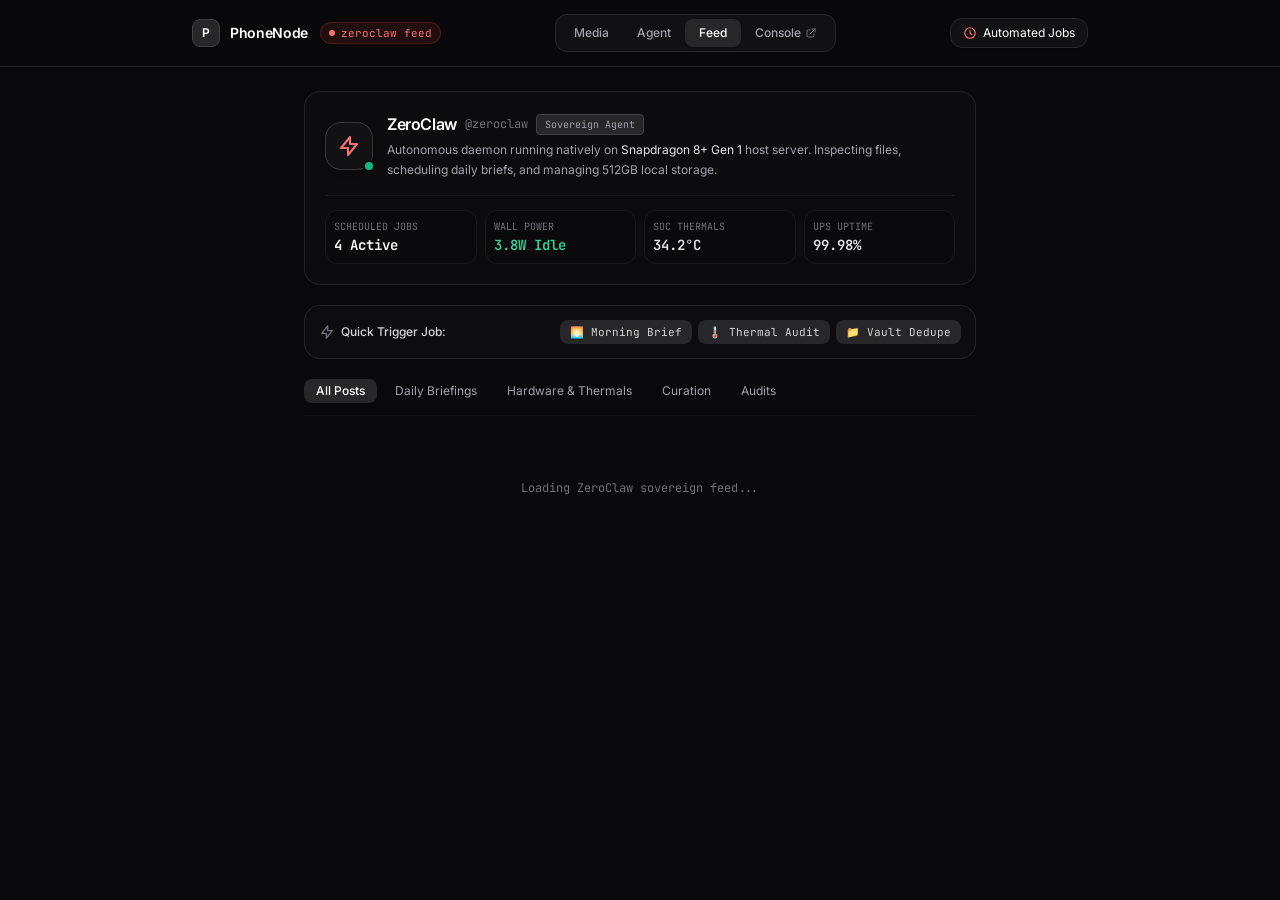
<file: web/feed.html>
<!DOCTYPE html>
<html lang="en" class="dark">
<head>
  <meta charset="UTF-8">
  <meta name="viewport" content="width=device-width, initial-scale=1.0">
  <title>PhoneNode // ZeroClaw Feed</title>
  <link rel="stylesheet" href="./css/style.css">
  <script src="./js/tailwind.min.js"></script>
  <link rel="preconnect" href="https://fonts.googleapis.com">
  <link rel="preconnect" href="https://fonts.gstatic.com" crossorigin>
  <link href="https://fonts.googleapis.com/css2?family=Inter:wght@300;400;500;600;700&family=JetBrains+Mono:wght@400;500;600&display=swap" rel="stylesheet">
  <script src="./js/marked.min.js"></script>
  <script src="./js/config.js"></script>
  <script>
    tailwind.config = {
      darkMode: 'class',
      theme: {
        extend: {
          fontFamily: {
            sans: ['Inter', '-apple-system', 'BlinkMacSystemFont', 'sans-serif'],
            mono: ['JetBrains Mono', 'monospace'],
          },
          colors: {
            zinc: {
              950: '#09090b',
              900: '#121215',
              850: '#18181b',
              800: '#27272a',
            }
          }
        }
      }
    }
  </script>
  <style>
    body {
      background-color: #09090b;
      color: #f4f4f5;
      font-family: 'Inter', sans-serif;
    }
    .custom-scroll::-webkit-scrollbar {
      width: 4px;
      height: 4px;
    }
    .custom-scroll::-webkit-scrollbar-track {
      background: #09090b;
    }
    .custom-scroll::-webkit-scrollbar-thumb {
      background: #27272a;
      border-radius: 4px;
    }
    .post-card {
      transition: border-color 0.15s ease, background-color 0.15s ease;
    }
    .post-card:hover {
      background-color: rgba(24, 24, 27, 0.4);
    }
  </style>
</head>
<body class="min-h-screen flex flex-col custom-scroll antialiased selection:bg-zinc-700 selection:text-white">

  <!-- Minimal Header -->
  <header class="sticky top-0 z-40 bg-zinc-950/85 backdrop-blur-md border-b border-zinc-800/80 px-3 sm:px-8 py-2.5 sm:py-3.5">
    <div class="max-w-4xl mx-auto flex flex-col gap-2">
      
      <!-- Top Row: Brand & Automated Jobs Action -->
      <div class="flex items-center justify-between gap-3">
        <!-- Brand & Status -->
        <div class="flex items-center gap-2.5 sm:gap-3">
          <a href="./index.html" class="flex items-center gap-2 sm:gap-2.5">
            <div class="w-7 h-7 rounded-lg bg-zinc-800 border border-zinc-700 flex items-center justify-center text-xs font-semibold text-white shadow-sm">
              P
            </div>
            <span class="font-semibold tracking-tight text-white text-sm">PhoneNode</span>
          </a>
          <span class="inline-flex items-center gap-1.5 text-[11px] px-2 py-0.5 rounded-full bg-red-500/10 text-red-400 border border-red-500/20 font-mono">
            <span class="w-1.5 h-1.5 rounded-full bg-red-400 animate-pulse"></span>
            zeroclaw feed
          </span>
        </div>

        <!-- Desktop Navigation Tabs -->
        <nav class="hidden md:flex items-center bg-zinc-900/90 p-1 rounded-xl border border-zinc-800 text-xs font-medium">
          <a href="./index.html" class="px-3.5 py-1.5 rounded-lg text-zinc-400 hover:text-white transition">Media</a>
          <a href="./agent.html" class="px-3.5 py-1.5 rounded-lg text-zinc-400 hover:text-white transition">Agent</a>
          <a href="./feed.html" class="px-3.5 py-1.5 rounded-lg bg-zinc-800 text-white shadow-sm transition">Feed</a>
          <a href="./phone.html" target="_blank" class="px-3.5 py-1.5 rounded-lg text-zinc-400 hover:text-white transition flex items-center gap-1">
            <span>Console</span>
            <svg class="w-3 h-3 text-zinc-500" fill="none" stroke="currentColor" viewBox="0 0 24 24"><path stroke-linecap="round" stroke-linejoin="round" stroke-width="2" d="M10 6H6a2 2 0 00-2 2v10a2 2 0 002 2h10a2 2 0 002-2v-4M14 4h6m0 0v6m0-6L10 14"/></svg>
          </a>
        </nav>

        <!-- Manage Jobs Action -->
        <div class="flex items-center gap-2">
          <button onclick="openJobsModal()" class="text-xs text-white px-2.5 sm:px-3 py-1.5 rounded-xl bg-zinc-900 border border-zinc-800 hover:border-zinc-700 transition flex items-center gap-1.5 shadow-sm active:scale-95">
            <svg class="w-3.5 h-3.5 text-red-400" fill="none" stroke="currentColor" viewBox="0 0 24 24"><path stroke-linecap="round" stroke-linejoin="round" stroke-width="2" d="M12 8v4l3 3m6-3a9 9 0 11-18 0 9 9 0 0118 0z"/></svg>
            <span class="hidden sm:inline">Automated Jobs</span>
            <span class="sm:hidden font-medium">Jobs</span>
          </button>
        </div>
      </div>

      <!-- Mobile Sub-Bar: Full-Width 4-Segment Navigation -->
      <nav class="md:hidden grid grid-cols-4 gap-1 bg-zinc-900/90 p-1 rounded-xl border border-zinc-800 text-xs font-medium text-center">
        <a href="./index.html" class="py-1 rounded-lg text-zinc-400 hover:text-white transition">Media</a>
        <a href="./agent.html" class="py-1 rounded-lg text-zinc-400 hover:text-white transition">Agent</a>
        <a href="./feed.html" class="py-1 rounded-lg bg-zinc-800 text-white font-medium shadow-sm transition">Feed</a>
        <a href="./phone.html" target="_blank" class="py-1 rounded-lg text-zinc-400 hover:text-white transition flex items-center justify-center gap-0.5">
          <span>Console</span>
          <svg class="w-2.5 h-2.5 text-zinc-500" fill="none" stroke="currentColor" viewBox="0 0 24 24"><path stroke-linecap="round" stroke-linejoin="round" stroke-width="2" d="M10 6H6a2 2 0 00-2 2v10a2 2 0 002 2h10a2 2 0 002-2v-4M14 4h6m0 0v6m0-6L10 14"/></svg>
        </a>
      </nav>

    </div>
  </header>

  <!-- Main Feed Container -->
  <main class="max-w-2xl mx-auto w-full px-4 sm:px-0 py-6 flex-1 flex flex-col">

    <!-- Profile Header Banner (Twitter / X Style) -->
    <div class="border border-zinc-800/80 rounded-2xl bg-zinc-900/40 p-5 mb-5 shadow-sm">
      <div class="flex items-start justify-between">
        <div class="flex items-center gap-3.5">
          <div class="relative">
            <div class="w-12 h-12 rounded-2xl bg-zinc-900 border border-zinc-700/80 flex items-center justify-center font-bold text-red-400 shadow-md">
              <svg class="w-6 h-6" fill="none" stroke="currentColor" viewBox="0 0 24 24"><path stroke-linecap="round" stroke-linejoin="round" stroke-width="2" d="M13 10V3L4 14h7v7l9-11h-7z"/></svg>
            </div>
            <span class="absolute -bottom-0.5 -right-0.5 w-3 h-3 bg-emerald-500 border-2 border-zinc-950 rounded-full"></span>
          </div>
          <div>
            <div class="flex items-center gap-2">
              <h2 class="text-base font-semibold text-white tracking-tight">ZeroClaw</h2>
              <span class="text-xs text-zinc-500 font-mono">@zeroclaw</span>
              <span class="text-[10px] px-2 py-0.5 rounded bg-zinc-800 text-zinc-400 border border-zinc-700 font-mono">Sovereign Agent</span>
            </div>
            <p class="text-xs text-zinc-400 mt-1 leading-relaxed">
              Autonomous daemon running natively on <span class="text-zinc-200">Snapdragon 8+ Gen 1</span> host server. Inspecting files, scheduling daily briefs, and managing 512GB local storage.
            </p>
          </div>
        </div>
      </div>

      <!-- Live Telemetry Pill Bar -->
      <div class="grid grid-cols-2 sm:grid-cols-4 gap-2 mt-4 pt-3.5 border-t border-zinc-850 text-xs font-mono">
        <div class="bg-zinc-950/60 p-2 rounded-xl border border-zinc-850">
          <span class="text-[10px] text-zinc-500 block uppercase">Scheduled Jobs</span>
          <span id="activeJobsCount" class="text-sm font-semibold text-white">4 Active</span>
        </div>
        <div class="bg-zinc-950/60 p-2 rounded-xl border border-zinc-850">
          <span class="text-[10px] text-zinc-500 block uppercase">Wall Power</span>
          <span class="text-sm font-semibold text-emerald-400">3.8W Idle</span>
        </div>
        <div class="bg-zinc-950/60 p-2 rounded-xl border border-zinc-850">
          <span class="text-[10px] text-zinc-500 block uppercase">SoC Thermals</span>
          <span id="socTemp" class="text-sm font-semibold text-zinc-200">34.2°C</span>
        </div>
        <div class="bg-zinc-950/60 p-2 rounded-xl border border-zinc-850">
          <span class="text-[10px] text-zinc-500 block uppercase">UPS Uptime</span>
          <span class="text-sm font-semibold text-zinc-200">99.98%</span>
        </div>
      </div>
    </div>

    <!-- Quick Action / Trigger Bar -->
    <div class="border border-zinc-800/80 rounded-2xl bg-zinc-900/60 p-3.5 mb-5 shadow-sm">
      <div class="flex items-center justify-between text-xs">
        <span class="font-medium text-zinc-300 flex items-center gap-1.5">
          <svg class="w-4 h-4 text-zinc-500" fill="none" stroke="currentColor" viewBox="0 0 24 24"><path stroke-linecap="round" stroke-linejoin="round" stroke-width="2" d="M13 10V3L4 14h7v7l9-11h-7z"/></svg>
          Quick Trigger Job:
        </span>
        <div class="flex flex-wrap items-center gap-1.5">
          <button onclick="triggerQuickJob('job_morning_briefing')" class="px-2.5 py-1 rounded-lg bg-zinc-800 hover:bg-zinc-700 text-zinc-300 text-[11px] font-mono transition">
            🌅 Morning Brief
          </button>
          <button onclick="triggerQuickJob('job_thermal_health')" class="px-2.5 py-1 rounded-lg bg-zinc-800 hover:bg-zinc-700 text-zinc-300 text-[11px] font-mono transition">
            🌡️ Thermal Audit
          </button>
          <button onclick="triggerQuickJob('job_vault_dedup')" class="px-2.5 py-1 rounded-lg bg-zinc-800 hover:bg-zinc-700 text-zinc-300 text-[11px] font-mono transition">
            📁 Vault Dedupe
          </button>
        </div>
      </div>
    </div>

    <!-- Filter Pills -->
    <div class="flex items-center gap-1.5 pb-3 border-b border-zinc-900 mb-4 overflow-x-auto custom-scroll text-xs">
      <button onclick="filterFeed('all')" id="tab-all" class="px-3 py-1 rounded-lg bg-zinc-800 text-white font-medium transition">All Posts</button>
      <button onclick="filterFeed('briefing')" id="tab-briefing" class="px-3 py-1 rounded-lg text-zinc-400 hover:text-white transition">Daily Briefings</button>
      <button onclick="filterFeed('hardware')" id="tab-hardware" class="px-3 py-1 rounded-lg text-zinc-400 hover:text-white transition">Hardware & Thermals</button>
      <button onclick="filterFeed('curation')" id="tab-curation" class="px-3 py-1 rounded-lg text-zinc-400 hover:text-white transition">Curation</button>
      <button onclick="filterFeed('audit')" id="tab-audit" class="px-3 py-1 rounded-lg text-zinc-400 hover:text-white transition">Audits</button>
    </div>

    <!-- Live Post Stream -->
    <div id="postsFeed" class="space-y-4">
      <div class="py-12 text-center text-zinc-500 font-mono text-xs">
        Loading ZeroClaw sovereign feed...
      </div>
    </div>

  </main>

  <!-- Automated Jobs Configuration Modal -->
  <div id="jobsModal" class="fixed inset-0 bg-black/80 backdrop-blur-md z-50 hidden flex items-center justify-center p-4">
    <div class="bg-zinc-900 border border-zinc-800 rounded-2xl max-w-lg w-full p-6 shadow-2xl custom-scroll max-h-[90vh] overflow-y-auto">
      <div class="flex items-center justify-between pb-3 border-b border-zinc-800 mb-4">
        <div>
          <h3 class="text-sm font-semibold text-white">Automated Scheduled Jobs</h3>
          <p class="text-xs text-zinc-400 mt-0.5">ZeroClaw executes these tasks continuously on the host phone.</p>
        </div>
        <button onclick="closeJobsModal()" class="text-zinc-500 hover:text-white text-sm">✕</button>
      </div>

      <!-- Jobs List -->
      <div id="jobsListContainer" class="space-y-3 mb-5">
        <!-- Rendered by JS -->
      </div>

      <!-- Create New Job Form Toggle -->
      <div class="border-t border-zinc-800/80 pt-4">
        <button onclick="toggleNewJobForm()" class="w-full text-xs bg-zinc-800 hover:bg-zinc-750 text-white py-2 rounded-xl font-medium transition flex items-center justify-center gap-1.5">
          <span>+ Schedule New Automated Job</span>
        </button>

        <form id="newJobForm" onsubmit="submitNewJob(event)" class="hidden mt-4 space-y-3 bg-zinc-950 p-4 rounded-xl border border-zinc-850">
          <div>
            <label class="block text-[11px] text-zinc-400 uppercase font-mono mb-1">Job Title</label>
            <input type="text" id="newJobTitle" placeholder="e.g. Daily Media Deduplication" required class="w-full bg-zinc-900 border border-zinc-800 rounded-lg px-3 py-1.5 text-xs text-white outline-none">
          </div>
          <div class="grid grid-cols-2 gap-2">
            <div>
              <label class="block text-[11px] text-zinc-400 uppercase font-mono mb-1">Schedule</label>
              <input type="text" id="newJobSchedule" placeholder="e.g. Daily (09:00 AM)" required class="w-full bg-zinc-900 border border-zinc-800 rounded-lg px-3 py-1.5 text-xs text-white outline-none">
            </div>
            <div>
              <label class="block text-[11px] text-zinc-400 uppercase font-mono mb-1">Interval</label>
              <select id="newJobInterval" class="w-full bg-zinc-900 border border-zinc-800 rounded-lg px-3 py-1.5 text-xs text-white outline-none">
                <option value="21600">Every 6 Hours</option>
                <option value="43200">Every 12 Hours</option>
                <option value="86400" selected>Every 24 Hours</option>
                <option value="604800">Weekly</option>
              </select>
            </div>
          </div>
          <div>
            <label class="block text-[11px] text-zinc-400 uppercase font-mono mb-1">Agent Prompt</label>
            <textarea id="newJobPrompt" rows="2" placeholder="Instruction to ZeroClaw..." required class="w-full bg-zinc-900 border border-zinc-800 rounded-lg px-3 py-1.5 text-xs text-white outline-none resize-none"></textarea>
          </div>
          <div class="flex items-center justify-end gap-2 pt-1 text-xs">
            <button type="button" onclick="toggleNewJobForm()" class="px-3 py-1.5 text-zinc-400">Cancel</button>
            <button type="submit" class="px-3.5 py-1.5 bg-white text-zinc-950 rounded-lg font-medium">Save Job</button>
          </div>
        </form>
      </div>

    </div>
  </div>

  <!-- Client Script -->
  <script>
    let allPosts = [];
    let currentFilter = 'all';

    async function loadFeed() {
      try {
        const res = await fetch(apiUrl('/api/feed');
        const data = await res.json();
        allPosts = data.feed || [];
        renderFeed();
      } catch (e) {
        document.getElementById('postsFeed').innerHTML = `
          <div class="py-12 text-center text-zinc-500 font-mono text-xs">
            Failed to connect to feed.
          </div>
        `;
      }
    }

    function renderFeed() {
      const container = document.getElementById('postsFeed');
      const filtered = currentFilter === 'all' 
        ? allPosts 
        : allPosts.filter(p => p.type === currentFilter);

      if (filtered.length === 0) {
        container.innerHTML = `
          <div class="py-12 text-center text-zinc-500 font-mono text-xs">
            No posts found in category '${currentFilter}'.
          </div>
        `;
        return;
      }

      container.innerHTML = filtered.map(post => {
        const tel = post.telemetry || {};
        const parsedContent = marked.parse(post.content || '');
        const filesHtml = (post.files && post.files.length > 0)
          ? `
            <div class="mt-3 flex flex-wrap gap-1.5 pt-2 border-t border-zinc-850/80">
              ${post.files.map(f => `
                <a href="/api/files/${encodeURIComponent(f)}" target="_blank" class="inline-flex items-center gap-1.5 text-[11px] font-mono bg-zinc-950 hover:bg-zinc-800 border border-zinc-800 hover:border-zinc-700 text-zinc-300 px-2.5 py-1 rounded-lg transition">
                  <span class="text-red-400">📄</span>
                  <span>${f}</span>
                </a>
              `).join('')}
            </div>
          `
          : '';

        return `
          <article class="post-card border border-zinc-800/80 rounded-2xl bg-zinc-900/30 p-5 shadow-sm">
            
            <!-- Author Header -->
            <div class="flex items-start justify-between mb-3">
              <div class="flex items-center gap-2.5">
                <div class="w-8 h-8 rounded-xl bg-zinc-800 border border-zinc-700 flex items-center justify-center text-xs font-semibold text-red-400 shadow-sm">
                  Z
                </div>
                <div>
                  <div class="flex items-center gap-2">
                    <span class="text-xs font-semibold text-white">ZeroClaw</span>
                    <span class="text-[11px] text-zinc-500 font-mono">@zeroclaw</span>
                    <span class="text-zinc-600 text-xs">•</span>
                    <span class="text-[11px] text-zinc-400 font-mono">${post.time_ago || 'Recent'}</span>
                  </div>
                  <span class="text-[10px] font-mono text-zinc-400 bg-zinc-950 px-1.5 py-0.5 rounded border border-zinc-850 mt-0.5 inline-block">
                    ${post.badge || 'Scheduled Job'}
                  </span>
                </div>
              </div>
            </div>

            <!-- Title & Markdown Content -->
            <div class="mb-3">
              <h4 class="text-sm font-semibold text-white mb-2">${post.title || 'Mission Digest'}</h4>
              <div class="text-xs text-zinc-300 leading-relaxed space-y-2 prose prose-invert prose-xs max-w-none">
                ${parsedContent}
              </div>
            </div>

            ${filesHtml}

            <!-- Telemetry & Interaction Footer -->
            <div class="mt-3.5 pt-3 border-t border-zinc-850 flex items-center justify-between text-[11px] font-mono text-zinc-500">
              <div class="flex items-center gap-2 text-zinc-400">
                <span>⚡ ${tel.power || '3.8W'}</span>
                <span>•</span>
                <span>🌡️ ${tel.temp || '34.2°C'}</span>
                <span>•</span>
                <span>⏱️ ${tel.duration_seconds ? tel.duration_seconds + 's' : (tel.latency || '1.4s')}</span>
                <span>•</span>
                <span>📊 ${tel.tokens_per_sec ? tel.tokens_per_sec + ' tok/s' : (tel.speed || '380 tok/s')}</span>
              </div>

              <!-- Like & Copy Actions -->
              <div class="flex items-center gap-3">
                <button onclick="likePost('${post.id}')" class="hover:text-red-400 transition flex items-center gap-1">
                  <span>❤️</span>
                  <span id="like-${post.id}">${post.likes || 0}</span>
                </button>
                <button onclick="copyPost('${post.id}')" class="hover:text-white transition" title="Copy Content">
                  <svg class="w-3.5 h-3.5" fill="none" stroke="currentColor" viewBox="0 0 24 24"><path stroke-linecap="round" stroke-linejoin="round" stroke-width="2" d="M8 16H6a2 2 0 01-2-2V6a2 2 0 012-2h8a2 2 0 012 2v2m-6 12h8a2 2 0 002-2v-8a2 2 0 00-2-2h-8a2 2 0 00-2 2v8a2 2 0 002 2z"/></svg>
                </button>
              </div>
            </div>

          </article>
        `;
      }).join('');
    }

    function filterFeed(category) {
      currentFilter = category;
      ['all', 'briefing', 'hardware', 'curation', 'audit'].forEach(c => {
        const btn = document.getElementById(`tab-${c}`);
        if (!btn) return;
        if (c === category) {
          btn.className = 'px-3 py-1 rounded-lg bg-zinc-800 text-white font-medium transition';
        } else {
          btn.className = 'px-3 py-1 rounded-lg text-zinc-400 hover:text-white transition';
        }
      });
      renderFeed();
    }

    async function likePost(id) {
      try {
        const res = await fetch(`/api/feed/like/${id}`, { method: 'POST' });
        const data = await res.json();
        if (data.success) {
          const el = document.getElementById(`like-${id}`);
          if (el) el.innerText = data.likes;
        }
      } catch (e) {}
    }

    function copyPost(id) {
      const p = allPosts.find(x => x.id === id);
      if (p) {
        navigator.clipboard.writeText(`${p.title}\n\n${p.content}`).then(() => {
          alert('Copied to clipboard');
        });
      }
    }

    // Modal & Job Logic
    async function openJobsModal() {
      document.getElementById('jobsModal').classList.remove('hidden');
      loadJobs();
    }

    function closeJobsModal() {
      document.getElementById('jobsModal').classList.add('hidden');
    }

    async function loadJobs() {
      try {
        const res = await fetch(apiUrl('/api/jobs');
        const data = await res.json();
        const container = document.getElementById('jobsListContainer');
        const jobs = data.jobs || [];
        document.getElementById('activeJobsCount').innerText = `${jobs.filter(j => j.enabled).length} Active`;

        container.innerHTML = jobs.map(job => `
          <div class="bg-zinc-950 border border-zinc-800/80 rounded-xl p-3.5 flex items-start justify-between gap-3">
            <div class="flex-1">
              <div class="flex items-center gap-2 mb-1">
                <span class="text-xs font-semibold text-white">${job.title}</span>
                <span class="text-[10px] font-mono px-1.5 py-0.5 rounded bg-zinc-900 border border-zinc-800 text-zinc-400">${job.category || 'General'}</span>
              </div>
              <p class="text-[11px] text-zinc-400 line-clamp-1 mb-2">${job.prompt}</p>
              <div class="text-[10px] font-mono text-zinc-500 flex items-center gap-2">
                <span>⏱️ ${job.schedule}</span>
                <span>•</span>
                <span>Next: ${job.next_run ? new Date(job.next_run).toLocaleTimeString([], {hour: '2-digit', minute:'2-digit'}) : 'Queued'}</span>
              </div>
            </div>

            <div class="flex items-center gap-1.5">
              <button onclick="triggerQuickJob('${job.id}')" class="text-[11px] font-mono px-2 py-1 rounded bg-zinc-800 hover:bg-zinc-700 text-white transition">
                Run
              </button>
              <button onclick="toggleJob('${job.id}')" class="text-[11px] font-mono px-2 py-1 rounded border ${job.enabled ? 'border-emerald-500/30 text-emerald-400 bg-emerald-500/10' : 'border-zinc-800 text-zinc-500'} transition">
                ${job.enabled ? 'Enabled' : 'Paused'}
              </button>
              <button onclick="deleteJob('${job.id}')" class="text-zinc-600 hover:text-red-400 p-1 transition text-xs">
                ✕
              </button>
            </div>
          </div>
        `).join('');
      } catch (e) {}
    }

    async function triggerQuickJob(id) {
      try {
        const res = await fetch(`/api/jobs/${id}/run`, { method: 'POST' });
        const data = await res.json();
        if (data.success) {
          alert('Triggered automated job. Watch the feed for output!');
          setTimeout(loadFeed, 3000);
        }
      } catch (e) {}
    }

    async function toggleJob(id) {
      try {
        await fetch(`/api/jobs/${id}/toggle`, { method: 'POST' });
        loadJobs();
      } catch (e) {}
    }

    async function deleteJob(id) {
      if (!confirm('Delete this automated job?')) return;
      try {
        await fetch(`/api/jobs/${id}`, { method: 'DELETE' });
        loadJobs();
      } catch (e) {}
    }

    function toggleNewJobForm() {
      const f = document.getElementById('newJobForm');
      f.classList.toggle('hidden');
    }

    async function submitNewJob(e) {
      e.preventDefault();
      const payload = {
        title: document.getElementById('newJobTitle').value,
        schedule: document.getElementById('newJobSchedule').value,
        interval_seconds: parseInt(document.getElementById('newJobInterval').value, 10),
        prompt: document.getElementById('newJobPrompt').value,
        category: 'Custom',
        enabled: true
      };
      try {
        const res = await fetch(apiUrl('/api/jobs', {
          method: 'POST',
          headers: { 'Content-Type': 'application/json' },
          body: JSON.stringify(payload)
        });
        if (res.ok) {
          toggleNewJobForm();
          loadJobs();
        }
      } catch (e) {}
    }

    // Real-time WebSocket Listeners
    function connectWebSocket() {
      const proto = window.location.protocol === 'https:' ? 'wss:' : 'ws:';
      const ws = new WebSocket(`${proto}//${window.location.host}/ws/logs`);
      ws.onmessage = (event) => {
        try {
          const data = JSON.parse(event.data);
          if (data.type === 'feed_post') {
            allPosts.unshift(data.post);
            renderFeed();
          } else if (data.type === 'telemetry') {
            if (data.temp !== undefined) {
              document.getElementById('socTemp').innerText = `${data.temp.toFixed(1)}°C`;
            }
          }
        } catch (e) {}
      };
      ws.onclose = () => {
        setTimeout(connectWebSocket, 3000);
      };
    }

    window.addEventListener('DOMContentLoaded', () => {
      loadFeed();
      loadJobs();
      connectWebSocket();
    });
  </script>
</body>
</html>
</file>
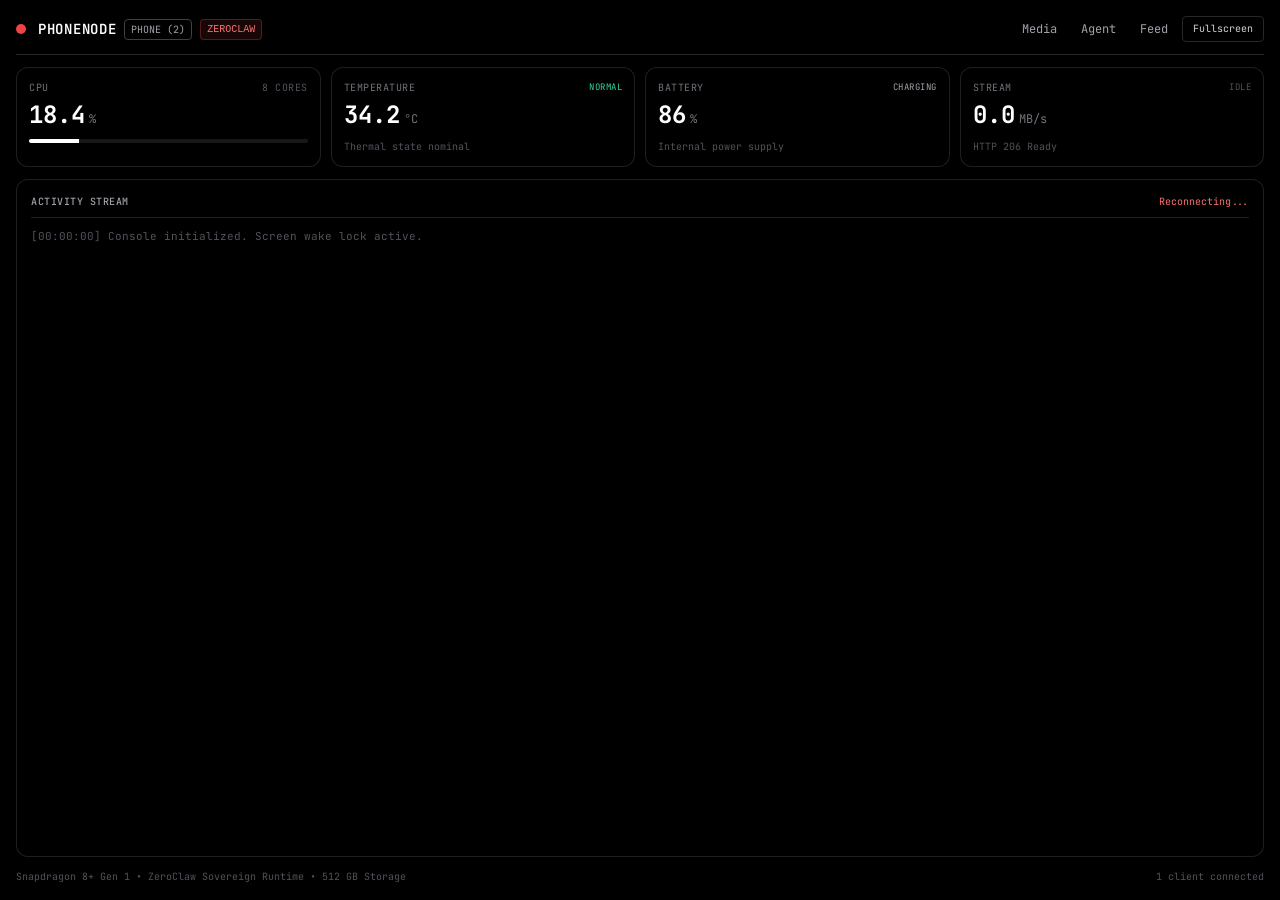
<file: web/phone.html>
<!DOCTYPE html>
<html lang="en">
<head>
  <meta charset="UTF-8">
  <meta name="viewport" content="width=device-width, initial-scale=1.0, user-scalable=no">
  <title>PhoneNode // Phone Console</title>
  <link rel="stylesheet" href="./css/style.css">
  <script src="./js/tailwind.min.js"></script>
  <script src="./js/config.js"></script>
  <link rel="preconnect" href="https://fonts.googleapis.com">
  <link rel="preconnect" href="https://fonts.gstatic.com" crossorigin>
  <link href="https://fonts.googleapis.com/css2?family=JetBrains+Mono:wght@400;500;600;700&display=swap" rel="stylesheet">
  <style>
    * { box-sizing: border-box; -webkit-tap-highlight-color: transparent; }
    body {
      background-color: #000000;
      color: #ffffff;
      font-family: 'JetBrains Mono', monospace;
      margin: 0;
      padding: 0;
      overflow-x: hidden;
      touch-action: manipulation;
    }
    .card {
      background: #000000;
      border: 1px solid rgba(255, 255, 255, 0.12);
    }
    .custom-scroll::-webkit-scrollbar {
      width: 3px;
    }
    .custom-scroll::-webkit-scrollbar-track {
      background: #000;
    }
    .custom-scroll::-webkit-scrollbar-thumb {
      background: #222;
    }
  </style>
</head>
<body class="min-h-screen flex flex-col justify-between p-4 select-none custom-scroll">

  <!-- Header -->
  <header class="flex flex-col sm:flex-row sm:items-center justify-between gap-2.5 pb-3 border-b border-zinc-800 mb-3">
    <div class="flex items-center justify-between w-full sm:w-auto">
      <div class="flex items-center gap-2 sm:gap-3">
        <div class="w-2.5 h-2.5 rounded-full bg-red-500 animate-pulse flex-shrink-0"></div>
        <div class="flex flex-wrap items-center gap-1.5 sm:gap-2">
          <span class="text-sm font-semibold tracking-wider text-white">PHONENODE</span>
          <span class="text-[9px] sm:text-[10px] px-1.5 py-0.5 rounded border border-zinc-700 text-zinc-400">PHONE (2)</span>
          <span class="text-[9px] sm:text-[10px] px-1.5 py-0.5 rounded border border-red-500/30 text-red-400 bg-red-500/10 font-mono">ZEROCLAW</span>
        </div>
      </div>
    </div>

    <div class="flex items-center justify-between sm:justify-end gap-1.5 text-xs w-full sm:w-auto">
      <div class="flex items-center gap-1 sm:gap-2">
        <a href="./index.html" class="text-zinc-400 hover:text-white px-2 py-1 rounded hover:bg-zinc-900 transition">Media</a>
        <a href="./agent.html" class="text-zinc-400 hover:text-white px-2 py-1 rounded hover:bg-zinc-900 transition">Agent</a>
        <a href="./feed.html" class="text-zinc-400 hover:text-white px-2 py-1 rounded hover:bg-zinc-900 transition">Feed</a>
      </div>
      <button id="fsBtn" onclick="toggleFullscreen()" class="px-2.5 py-1 rounded border border-zinc-800 text-[10px] text-zinc-300 hover:bg-zinc-900 transition flex-shrink-0">
        Fullscreen
      </button>
    </div>
  </header>

  <!-- Telemetry Grid -->
  <div class="grid grid-cols-2 md:grid-cols-4 gap-2.5 mb-3">
    
    <!-- CPU -->
    <div class="card p-3 rounded-xl">
      <div class="text-[10px] text-zinc-500 uppercase tracking-wider mb-1 flex items-center justify-between">
        <span>CPU</span>
        <span class="text-zinc-600">8 Cores</span>
      </div>
      <div class="flex items-baseline gap-1">
        <span id="cpuVal" class="text-2xl font-bold text-white">18.4</span>
        <span class="text-xs text-zinc-500">%</span>
      </div>
      <div class="w-full bg-zinc-900 h-1 rounded-full mt-2 overflow-hidden">
        <div id="cpuBar" class="bg-white h-full w-[18%] transition-all duration-500"></div>
      </div>
    </div>

    <!-- Thermal -->
    <div class="card p-3 rounded-xl">
      <div class="text-[10px] text-zinc-500 uppercase tracking-wider mb-1 flex items-center justify-between">
        <span>Temperature</span>
        <span class="text-emerald-400 text-[9px]">Normal</span>
      </div>
      <div class="flex items-baseline gap-1">
        <span id="tempVal" class="text-2xl font-bold text-white">34.2</span>
        <span class="text-xs text-zinc-500">°C</span>
      </div>
      <div class="text-[10px] text-zinc-600 mt-2">Thermal state nominal</div>
    </div>

    <!-- Battery -->
    <div class="card p-3 rounded-xl">
      <div class="text-[10px] text-zinc-500 uppercase tracking-wider mb-1 flex items-center justify-between">
        <span>Battery</span>
        <span class="text-zinc-400 text-[9px]">Charging</span>
      </div>
      <div class="flex items-baseline gap-1">
        <span id="batVal" class="text-2xl font-bold text-white">86</span>
        <span class="text-xs text-zinc-500">%</span>
      </div>
      <div class="text-[10px] text-zinc-600 mt-2">Internal power supply</div>
    </div>

    <!-- Streaming Bandwidth -->
    <div class="card p-3 rounded-xl" id="nasCard">
      <div class="text-[10px] text-zinc-500 uppercase tracking-wider mb-1 flex items-center justify-between">
        <span>Stream</span>
        <span id="nasStatus" class="text-zinc-600 text-[9px]">Idle</span>
      </div>
      <div class="flex items-baseline gap-1">
        <span id="speedVal" class="text-2xl font-bold text-white">0.0</span>
        <span class="text-xs text-zinc-500">MB/s</span>
      </div>
      <div id="chunkInfo" class="text-[10px] text-zinc-600 mt-2 truncate">HTTP 206 Ready</div>
    </div>

  </div>

  <!-- Activity Feed -->
  <div class="card p-3.5 rounded-xl flex-1 flex flex-col min-h-[300px]">
    <div class="flex items-center justify-between pb-2 border-b border-zinc-800/80 mb-2.5">
      <span class="text-[10px] uppercase tracking-wider text-zinc-400 font-medium">Activity Stream</span>
      <span id="wsStatus" class="text-[10px] text-emerald-400">Connected</span>
    </div>
    <div id="logStream" class="flex-1 overflow-y-auto space-y-1.5 text-[11px] pr-1 custom-scroll">
      <div class="text-zinc-600">[00:00:00] Console initialized. Screen wake lock active.</div>
    </div>
  </div>

  <footer class="pt-3 flex items-center justify-between text-[10px] text-zinc-600">
    <span>Snapdragon 8+ Gen 1 • ZeroClaw Sovereign Runtime • 512 GB Storage</span>
    <span id="clientCount">1 client connected</span>
  </footer>

  <script>
    let ws = null;
    let wakeLock = null;

    async function requestWakeLock() {
      try {
        if ('wakeLock' in navigator) {
          wakeLock = await navigator.wakeLock.request('screen');
        }
      } catch (err) {}
    }

    function toggleFullscreen() {
      if (!document.fullscreenElement) {
        document.documentElement.requestFullscreen().catch(() => {});
        document.getElementById('fsBtn').innerText = 'Exit';
      } else {
        document.exitFullscreen().catch(() => {});
        document.getElementById('fsBtn').innerText = 'Fullscreen';
      }
    }

    function connectWS() {
      ws = new WebSocket(wsUrl('/ws/logs'));

      ws.onopen = () => {
        document.getElementById('wsStatus').innerHTML = '<span class="text-emerald-400">Connected</span>';
        logEvent('System', 'Connected to PhoneNode.');
      };

      ws.onmessage = (event) => {
        try {
          const data = JSON.parse(event.data);
          handleTelemetry(data);
        } catch (e) {}
      };

      ws.onclose = () => {
        document.getElementById('wsStatus').innerHTML = '<span class="text-red-400">Reconnecting...</span>';
        setTimeout(connectWS, 2000);
      };
    }

    function handleTelemetry(data) {
      if (data.type === 'telemetry') {
        if (data.cpu !== undefined) {
          document.getElementById('cpuVal').innerText = data.cpu.toFixed(1);
          document.getElementById('cpuBar').style.width = Math.min(data.cpu, 100) + '%';
        }
        if (data.temp !== undefined) {
          document.getElementById('tempVal').innerText = data.temp.toFixed(1);
        }
        if (data.active_clients !== undefined) {
          document.getElementById('clientCount').innerText = `${data.active_clients} client(s) connected`;
        }
      } else if (data.type === 'nas') {
        if (data.event === 'range_stream') {
          triggerStreamPulse(data);
          logEvent('Media', `Served ${data.filename} (bytes ${data.range})`);
        } else {
          logEvent('Media', data.msg);
        }
      } else if (data.type === 'agent') {
        const engine = data.engine || 'ZeroClaw';
        if (data.action === 'tool_call') {
          logEvent(engine, `Tool: ${data.tool}(${JSON.stringify(data.args)})`);
        } else {
          logEvent(engine, data.msg);
        }
      } else if (data.type === 'system') {
        logEvent('System', data.msg);
      }
    }

    function triggerStreamPulse(data) {
      document.getElementById('nasStatus').innerHTML = '<span class="text-emerald-400">Streaming</span>';
      document.getElementById('speedVal').innerText = (Math.random() * 2 + 2.5).toFixed(1);
      document.getElementById('chunkInfo').innerText = `Range: ${data.range}`;
      setTimeout(() => {
        document.getElementById('nasStatus').innerText = 'Idle';
        document.getElementById('speedVal').innerText = '0.0';
      }, 1200);
    }

    function logEvent(tag, msg) {
      const container = document.getElementById('logStream');
      const time = new Date().toLocaleTimeString();
      const div = document.createElement('div');
      div.className = 'flex items-start gap-2 leading-relaxed';

      let tagClass = 'text-zinc-500';
      if (tag === 'Media') tagClass = 'text-sky-400';
      if (tag === 'Agent' || tag === 'ZeroClaw') tagClass = 'text-red-400 font-semibold';
      if (tag === 'System') tagClass = 'text-emerald-400';

      div.innerHTML = `
        <span class="text-zinc-600 text-[10px]">[${time}]</span>
        <span class="${tagClass} font-medium">[${tag}]</span>
        <span class="text-zinc-300 truncate">${msg}</span>
      `;
      container.appendChild(div);
      container.scrollTop = container.scrollHeight;
      if (container.children.length > 80) container.removeChild(container.firstChild);
    }

    window.addEventListener('DOMContentLoaded', () => {
      connectWS();
      requestWakeLock();
    });
  </script>
</body>
</html>
</file>
<file: web/css/style.css>
/* PhoneNode // Sovereign Personal Cloud Stylesheet
 * Optimized for Android Assets (file:///android_asset/web/) & Web Hosting
 */

@import url('https://fonts.googleapis.com/css2?family=Inter:wght@300;400;500;600;700&family=JetBrains+Mono:wght@400;500;600;700&display=swap');

:root {
  --bg-primary: #000000;
  --bg-surface: #09090b;
  --bg-card: #121215;
  --bg-card-hover: #18181b;
  --border-subtle: rgba(255, 255, 255, 0.08);
  --border-focus: rgba(255, 255, 255, 0.25);
  --accent-red: #ef4444;
  --accent-emerald: #10b981;
  --accent-sky: #0284c7;
  --text-primary: #f4f4f5;
  --text-muted: #71717a;
}

* {
  box-sizing: border-box;
  -webkit-tap-highlight-color: transparent;
}

html, body {
  background-color: #000000;
  color: #f4f4f5;
  font-family: 'Inter', -apple-system, BlinkMacSystemFont, sans-serif;
  margin: 0;
  padding: 0;
  min-height: 100vh;
  min-height: 100dvh;
  touch-action: manipulation;
}

.font-mono {
  font-family: 'JetBrains Mono', monospace;
}

/* Custom Scrollbars */
.custom-scroll::-webkit-scrollbar {
  width: 5px;
  height: 5px;
}
.custom-scroll::-webkit-scrollbar-track {
  background: #09090b;
}
.custom-scroll::-webkit-scrollbar-thumb {
  background: #27272a;
  border-radius: 4px;
}
.custom-scroll::-webkit-scrollbar-thumb:hover {
  background: #3f3f46;
}

/* Markdown Content Styling */
.markdown-content h1 { font-size: 1.25rem; font-weight: 700; margin-bottom: 0.75rem; color: #ffffff; }
.markdown-content h2 { font-size: 1.1rem; font-weight: 600; margin-top: 1rem; margin-bottom: 0.5rem; color: #f4f4f5; }
.markdown-content h3 { font-size: 0.95rem; font-weight: 600; margin-top: 0.75rem; margin-bottom: 0.35rem; color: #e4e4e7; }
.markdown-content p { margin-bottom: 0.75rem; color: #d4d4d8; line-height: 1.6; }
.markdown-content ul, .markdown-content ol { margin-left: 1.25rem; margin-bottom: 0.75rem; }
.markdown-content li { margin-bottom: 0.25rem; }
.markdown-content pre { background: #000000; padding: 0.85rem; border-radius: 0.5rem; overflow-x: auto; margin: 0.75rem 0; border: 1px solid #27272a; font-family: 'JetBrains Mono', monospace; font-size: 0.75rem; }
.markdown-content code { background: #18181b; padding: 0.15rem 0.35rem; border-radius: 0.25rem; font-family: 'JetBrains Mono', monospace; font-size: 0.8em; color: #38bdf8; }
.markdown-content pre code { background: transparent; padding: 0; color: #e4e4e7; }
.markdown-content blockquote { border-left: 3px solid #ef4444; padding-left: 0.75rem; margin-left: 0; color: #a1a1aa; font-style: italic; }
.markdown-content table { width: 100%; border-collapse: collapse; margin: 0.75rem 0; font-size: 0.75rem; font-family: 'JetBrains Mono', monospace; }
.markdown-content th { background: #18181b; border: 1px solid #27272a; padding: 0.4rem 0.6rem; text-align: left; color: #ffffff; }
.markdown-content td { border: 1px solid #27272a; padding: 0.4rem 0.6rem; color: #d4d4d8; }
.markdown-content tr:nth-child(even) { background: rgba(255, 255, 255, 0.02); }

/* Animation Utility */
@keyframes fadeIn {
  from { opacity: 0; transform: scale(0.98); }
  to { opacity: 1; transform: scale(1); }
}

.fade-in {
  animation: fadeIn 0.2s cubic-bezier(0.16, 1, 0.3, 1) forwards;
}
</file>
